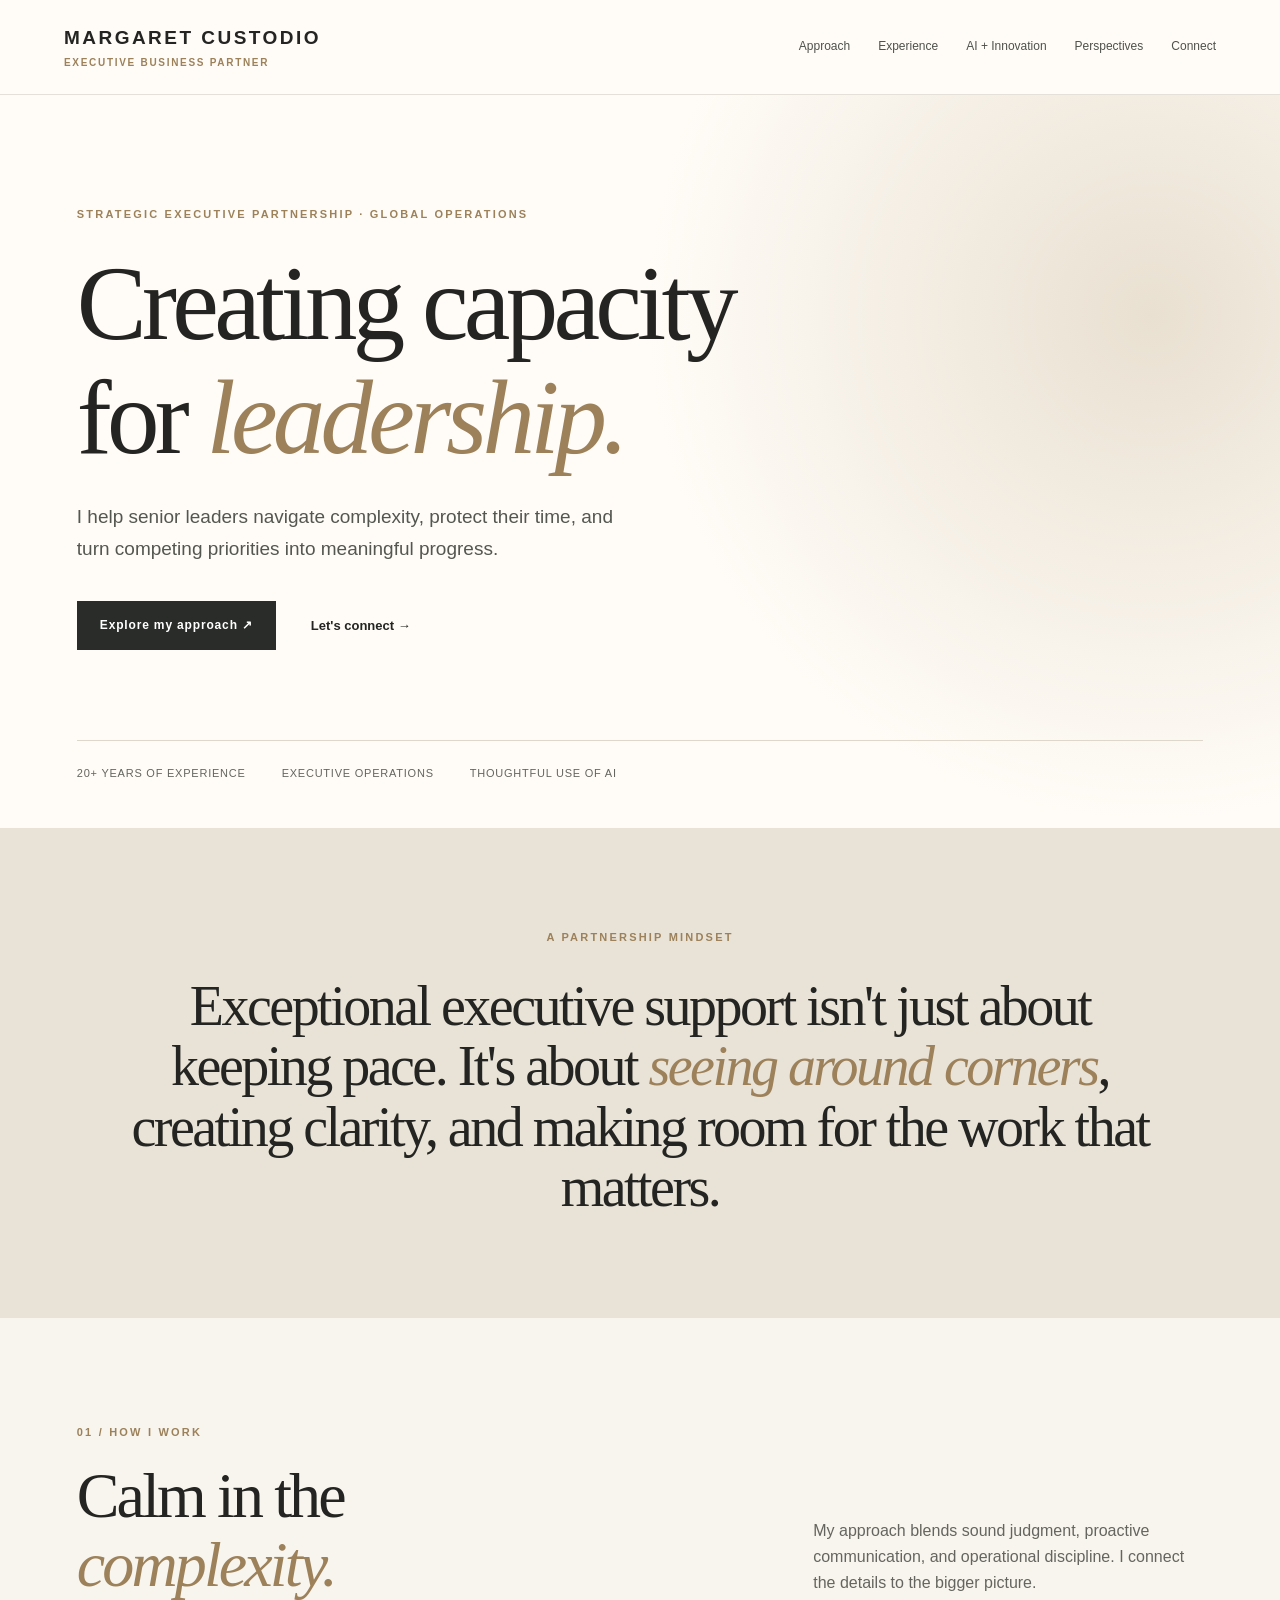
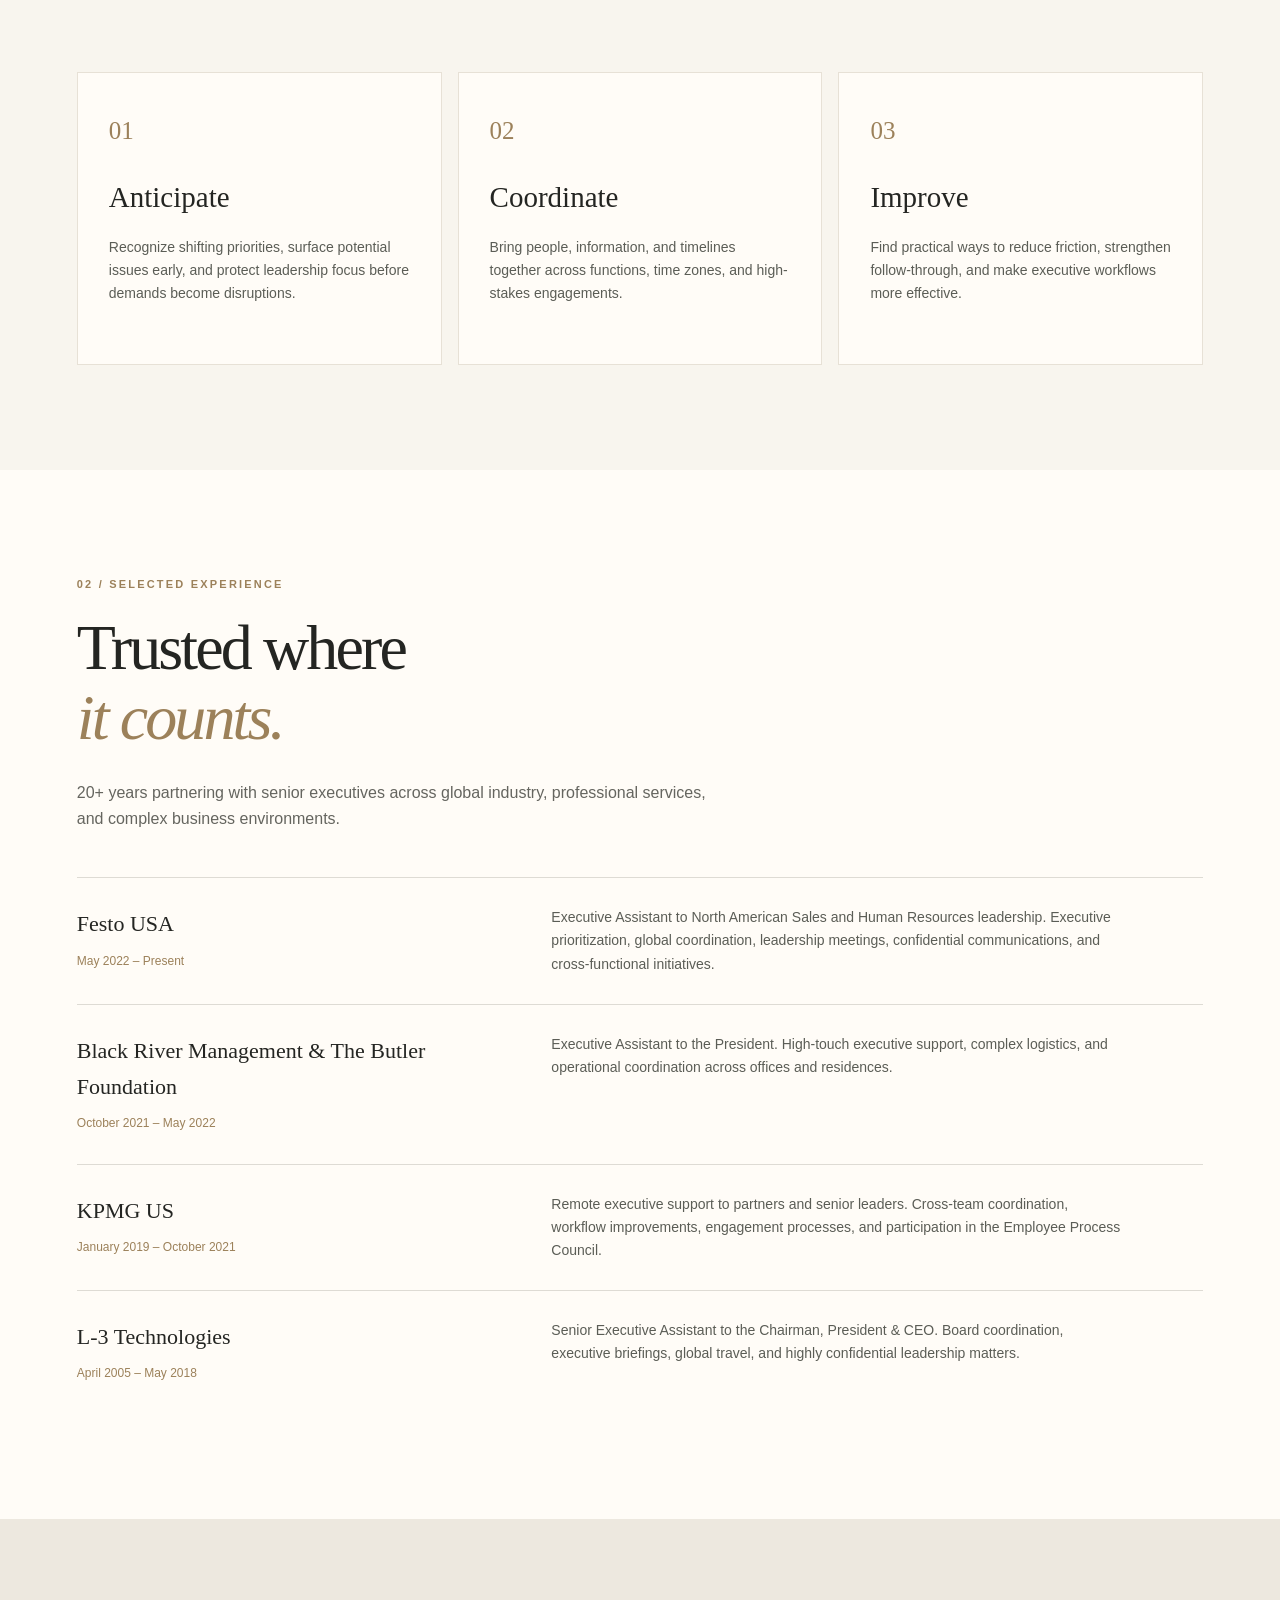
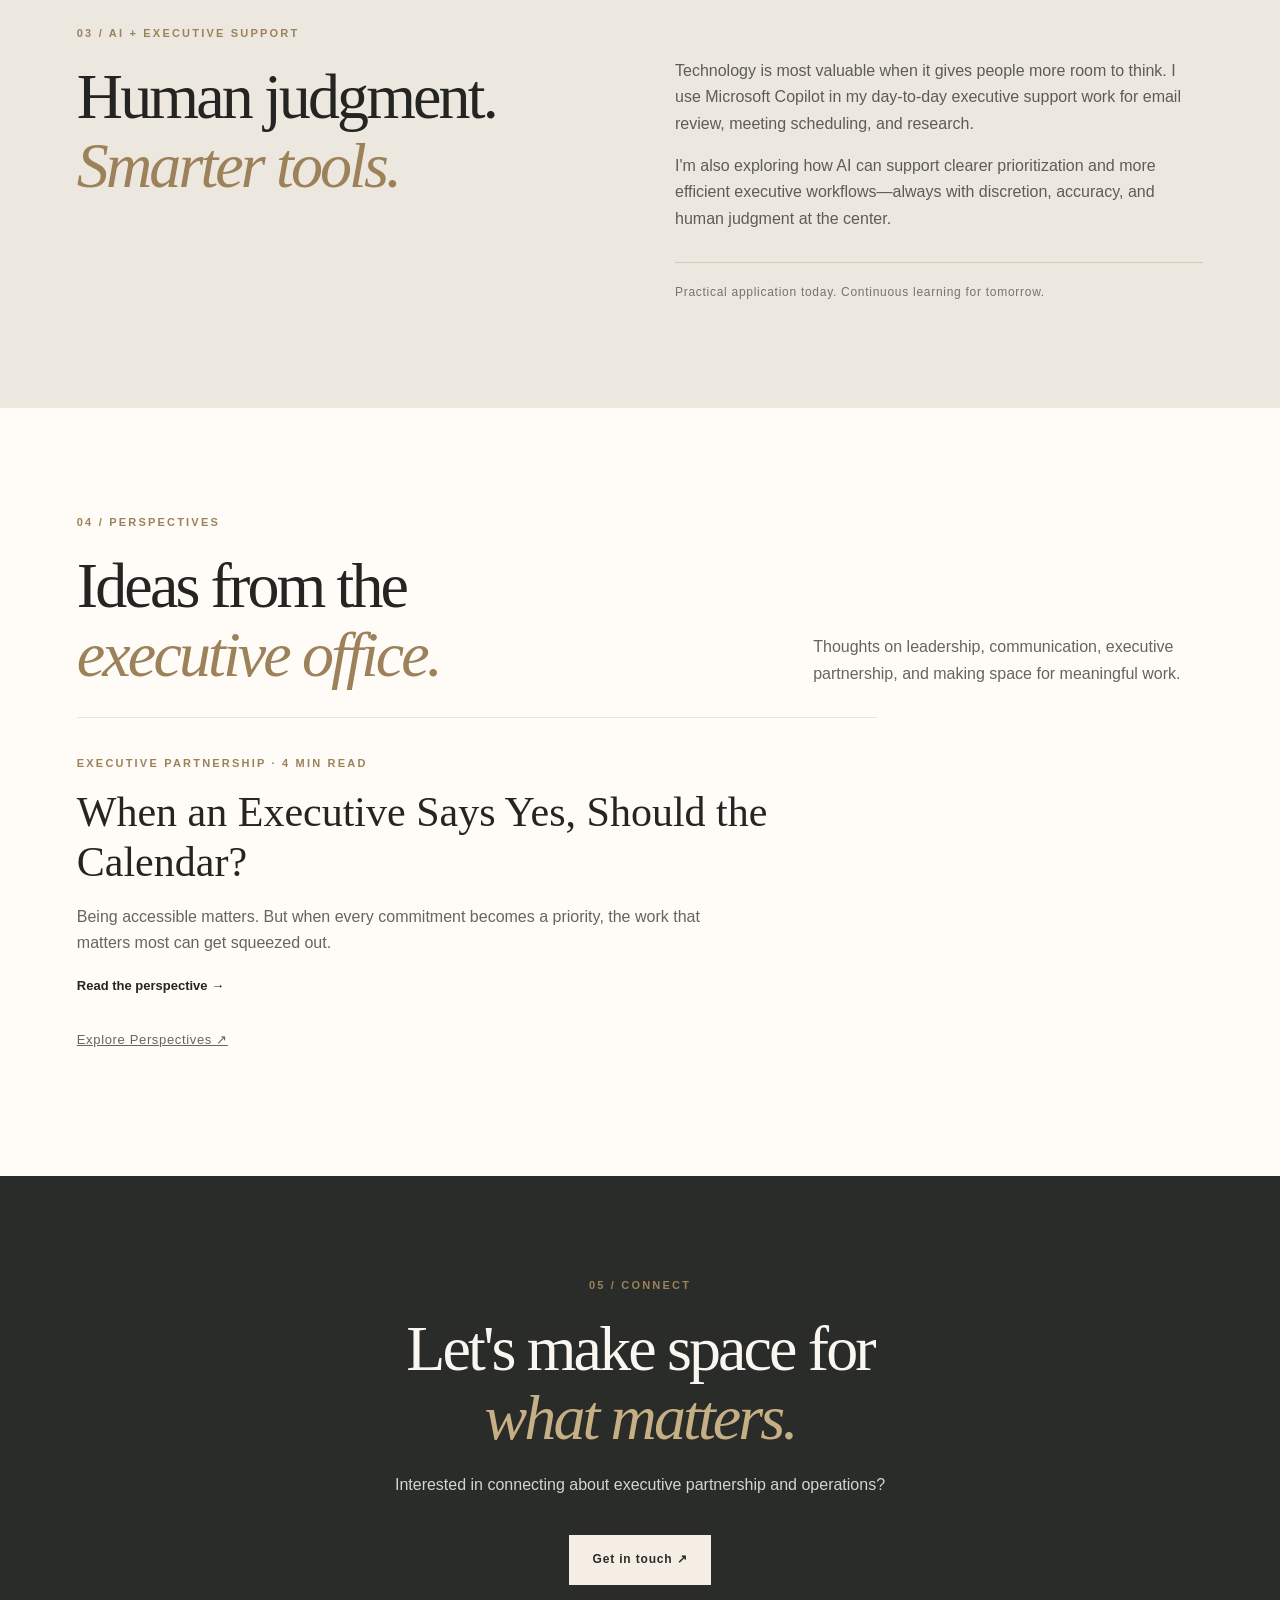
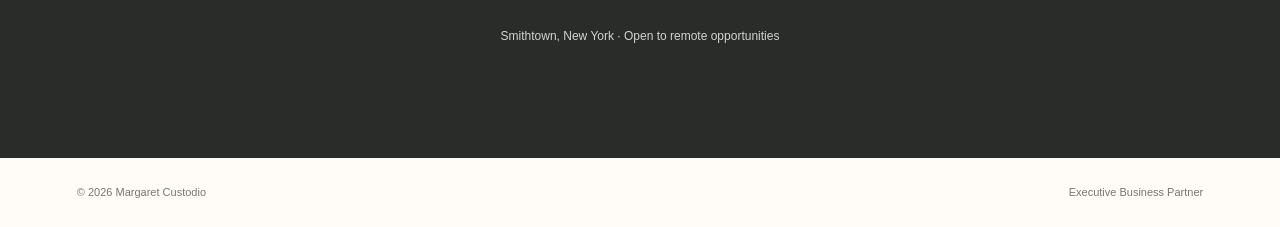
<file: index.html>
<!DOCTYPE html>

<html lang="en"><head><meta charset="utf-8"/><meta content="width=device-width, initial-scale=1" name="viewport"/><meta content="Margaret Custodio — Executive Business Partner. Strategic executive partnership, global operations and thoughtful AI-enabled productivity." name="description"/><title>Margaret Custodio | Executive Business Partner</title><link href="styles.css" rel="stylesheet"/></head>
<body><a class="skip" href="#main">Skip to content</a><header class="site-header"><a class="brand" href="#home">MARGARET CUSTODIO<span>EXECUTIVE BUSINESS PARTNER</span></a><nav aria-label="Main navigation"><a href="#approach">Approach</a><a href="#experience">Experience</a><a href="#innovation">AI + Innovation</a><a href="perspectives.html">Perspectives</a><a href="#connect">Connect</a></nav></header>
<main id="main"><section class="hero" id="home"><div class="eyebrow">STRATEGIC EXECUTIVE PARTNERSHIP · GLOBAL OPERATIONS</div><h1>Creating capacity<br/>for <em>leadership.</em></h1><p class="intro">I help senior leaders navigate complexity, protect their time, and turn competing priorities into meaningful progress.</p><div class="hero-actions"><a class="button" href="#approach">Explore my approach <span aria-hidden="true">↗</span></a><a class="text-link" href="#connect">Let's connect →</a></div><div class="hero-foot"><span>20+ years of experience</span><span>Executive operations</span><span>Thoughtful use of AI</span></div></section>
<section class="statement"><div class="eyebrow">A PARTNERSHIP MINDSET</div><p>Exceptional executive support isn't just about keeping pace. It's about <em>seeing around corners</em>, creating clarity, and making room for the work that matters.</p></section>
<section class="section" id="approach"><div class="section-heading"><div><div class="eyebrow">01 / HOW I WORK</div><h2>Calm in the<br/><em>complexity.</em></h2></div><p>My approach blends sound judgment, proactive communication, and operational discipline. I connect the details to the bigger picture.</p></div><div class="three"><article class="tile"><span class="tile-num">01</span><h3>Anticipate</h3><p>Recognize shifting priorities, surface potential issues early, and protect leadership focus before demands become disruptions.</p></article><article class="tile"><span class="tile-num">02</span><h3>Coordinate</h3><p>Bring people, information, and timelines together across functions, time zones, and high-stakes engagements.</p></article><article class="tile"><span class="tile-num">03</span><h3>Improve</h3><p>Find practical ways to reduce friction, strengthen follow-through, and make executive workflows more effective.</p></article></div></section>
<section class="section experience" id="experience"><div class="eyebrow">02 / SELECTED EXPERIENCE</div><h2>Trusted where<br/><em>it counts.</em></h2><p class="section-lead">20+ years partnering with senior executives across global industry, professional services, and complex business environments.</p><div class="experience-list"><article><div><h3>Festo USA</h3><span>May 2022 – Present</span></div><p>Executive Assistant to North American Sales and Human Resources leadership. Executive prioritization, global coordination, leadership meetings, confidential communications, and cross-functional initiatives.</p></article><article><div><h3>Black River Management &amp; The Butler Foundation</h3><span>October 2021 – May 2022</span></div><p>Executive Assistant to the President. High-touch executive support, complex logistics, and operational coordination across offices and residences.</p></article><article><div><h3>KPMG US</h3><span>January 2019 – October 2021</span></div><p>Remote executive support to partners and senior leaders. Cross-team coordination, workflow improvements, engagement processes, and participation in the Employee Process Council.</p></article><article><div><h3>L-3 Technologies</h3><span>April 2005 – May 2018</span></div><p>Senior Executive Assistant to the Chairman, President &amp; CEO. Board coordination, executive briefings, global travel, and highly confidential leadership matters.</p></article></div></section>
<section class="section innovation" id="innovation"><div class="eyebrow">03 / AI + EXECUTIVE SUPPORT</div><div class="innovation-grid"><div><h2>Human judgment.<br/><em>Smarter tools.</em></h2></div><div><p>Technology is most valuable when it gives people more room to think. I use Microsoft Copilot in my day-to-day executive support work for email review, meeting scheduling, and research.</p><p>I'm also exploring how AI can support clearer prioritization and more efficient executive workflows—always with discretion, accuracy, and human judgment at the center.</p><div class="note">Practical application today. Continuous learning for tomorrow.</div></div></div></section>
<section class="section perspectives-feature" id="perspectives"><div class="section-heading"><div><div class="eyebrow">04 / PERSPECTIVES</div><h2>Ideas from the<br/><em>executive office.</em></h2></div><p>Thoughts on leadership, communication, executive partnership, and making space for meaningful work.</p></div><article class="featured-article"><div class="eyebrow">EXECUTIVE PARTNERSHIP · 4 MIN READ</div><h3>When an Executive Says Yes, Should the Calendar?</h3><p>Being accessible matters. But when every commitment becomes a priority, the work that matters most can get squeezed out.</p><a class="text-link" href="calendar-and-priorities.html">Read the perspective →</a><p class="more-link"><a href="perspectives.html">Explore Perspectives ↗</a></p></article></section><section class="connect" id="connect"><div class="eyebrow">05 / CONNECT</div><h2>Let's make space for<br/><em>what matters.</em></h2><p>Interested in connecting about executive partnership and operations?</p><a class="button light" href="mailto:meg112908@gmail.com">Get in touch ↗</a><p class="contact-note">Smithtown, New York · Open to remote opportunities</p></section></main><footer><span>© <span id="year">2026</span> Margaret Custodio</span><span>Executive Business Partner</span></footer><script>document.getElementById('year').textContent=new Date().getFullYear();</script></body></html>
</file>
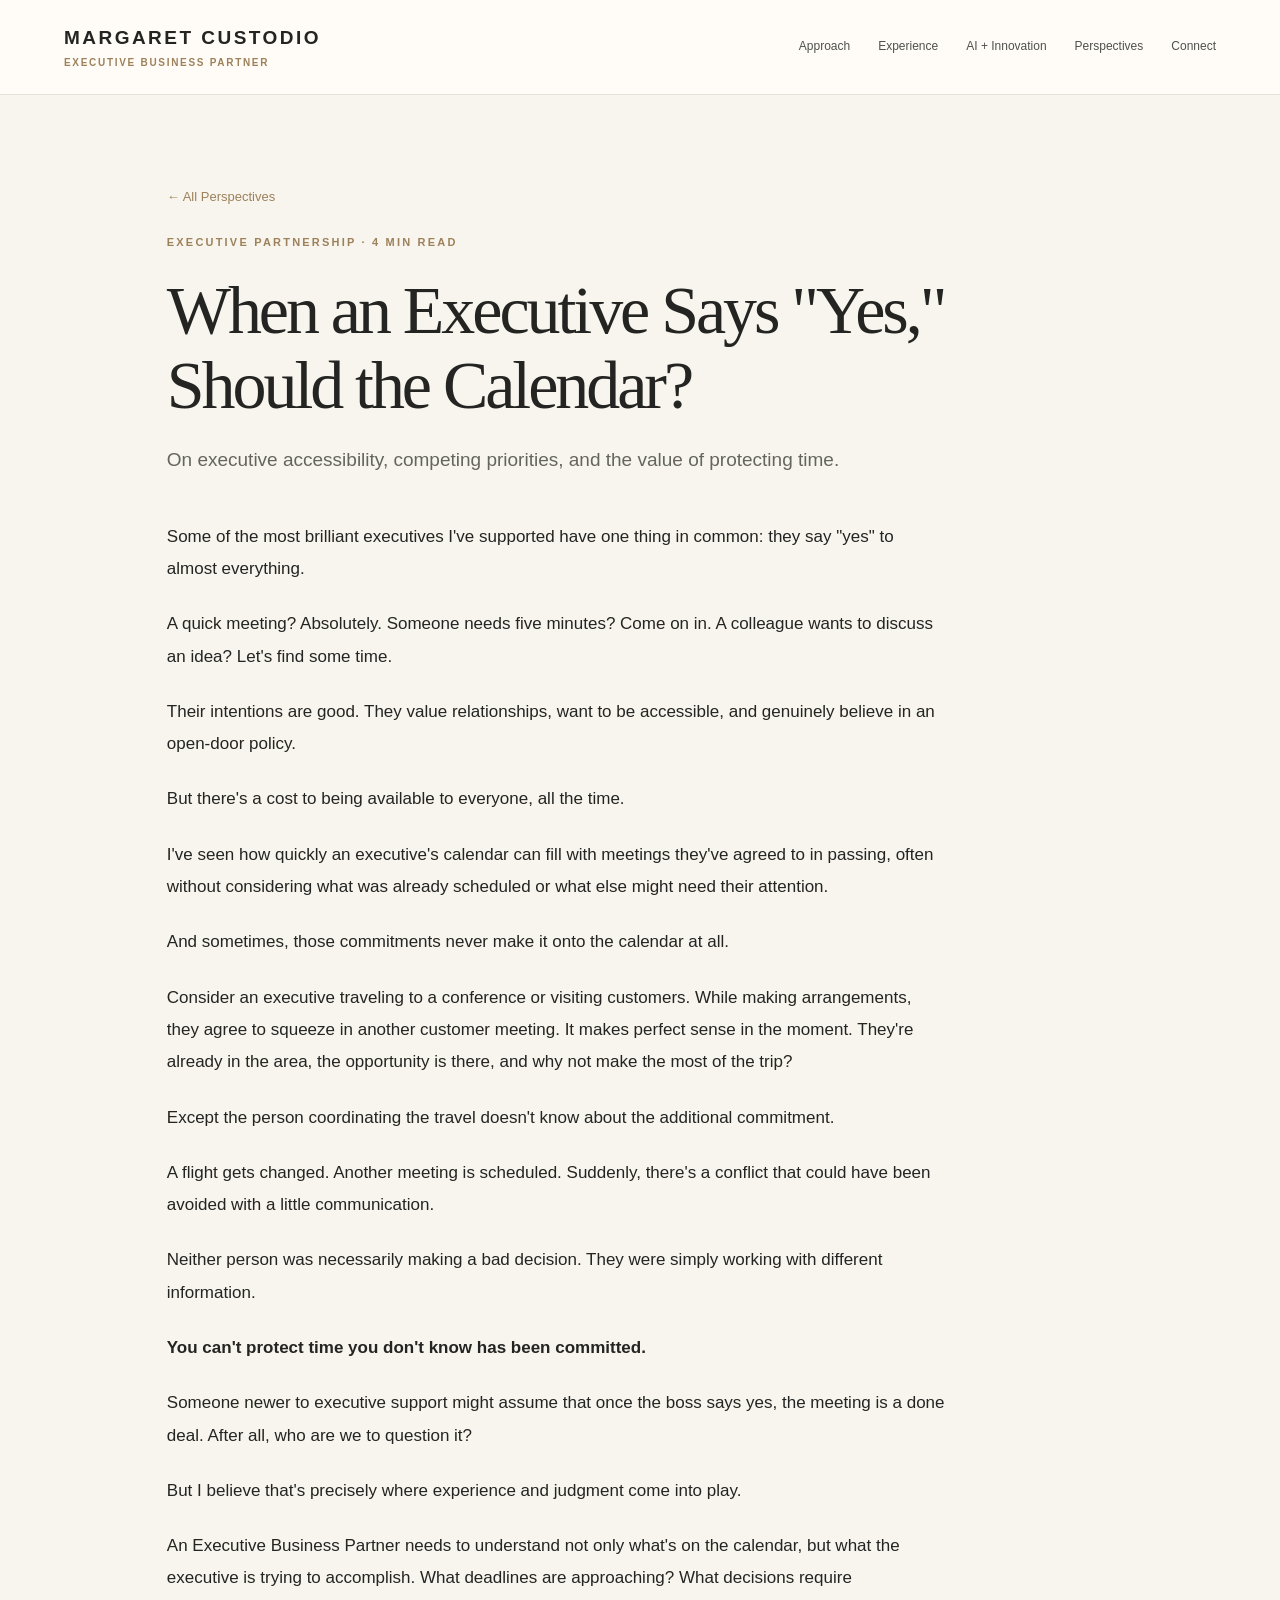
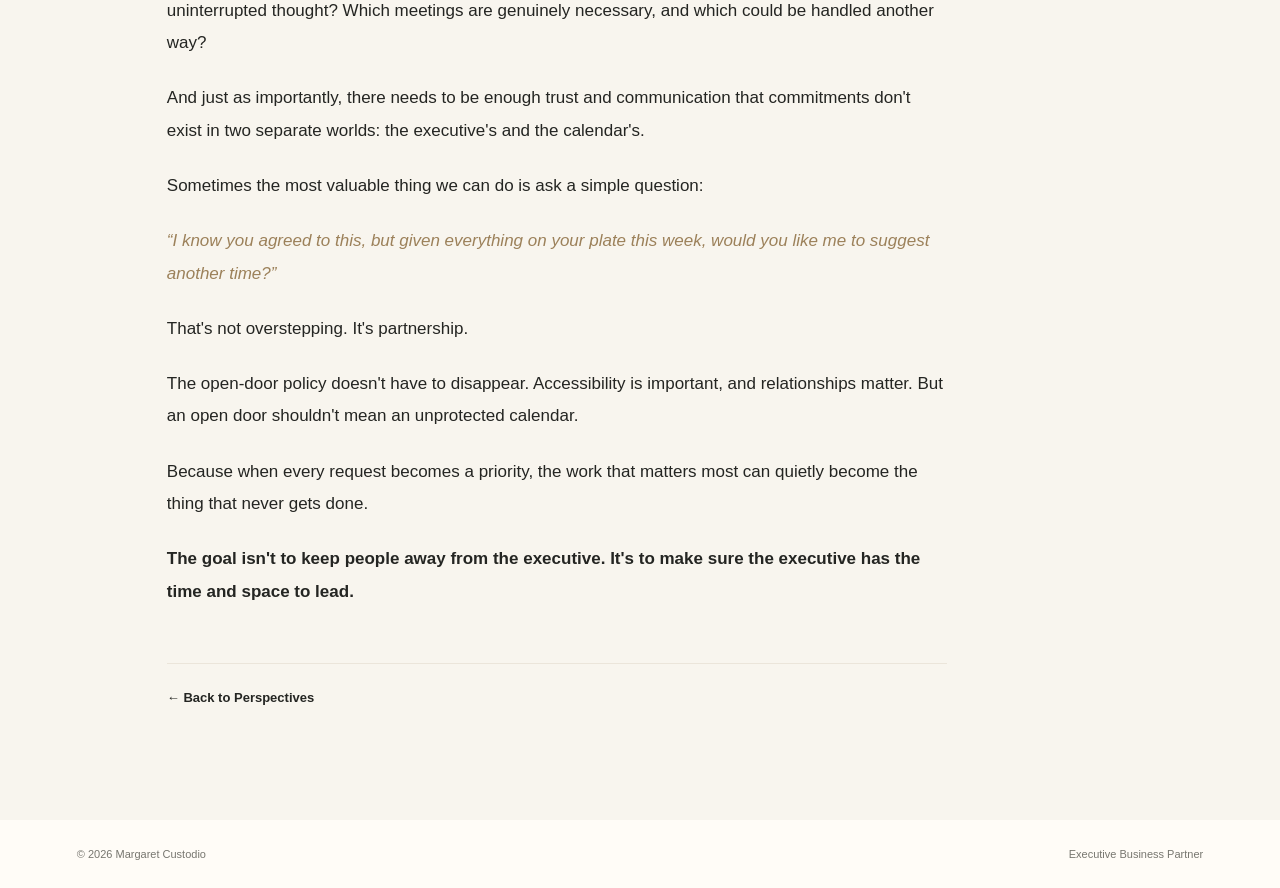
<file: calendar-and-priorities.html>
<!doctype html><html lang="en"><head><meta charset="utf-8"><meta name="viewport" content="width=device-width, initial-scale=1"><meta name="description" content="Perspectives from Margaret Custodio on executive partnership, leadership and the modern workplace."><title>When an Executive Says "Yes" | Margaret Custodio</title><link rel="stylesheet" href="styles.css"></head><body><a class="skip" href="#main">Skip to content</a><header class="site-header"><a class="brand" href="index.html#home">MARGARET CUSTODIO<span>EXECUTIVE BUSINESS PARTNER</span></a><nav aria-label="Main navigation"><a href="index.html#approach">Approach</a><a href="index.html#experience">Experience</a><a href="index.html#innovation">AI + Innovation</a><a href="perspectives.html" aria-current="page">Perspectives</a><a href="index.html#connect">Connect</a></nav></header><main id="main" class="inner-page"><article class="article-layout"><a class="article-back" href="perspectives.html">← All Perspectives</a><div class="eyebrow">EXECUTIVE PARTNERSHIP · 4 MIN READ</div><h1>When an Executive Says "Yes," Should the Calendar?</h1><p class="article-subtitle">On executive accessibility, competing priorities, and the value of protecting time.</p><div class="article-body"><p>Some of the most brilliant executives I&#x27;ve supported have one thing in common: they say "yes" to almost everything.</p><p>A quick meeting? Absolutely. Someone needs five minutes? Come on in. A colleague wants to discuss an idea? Let&#x27;s find some time.</p><p>Their intentions are good. They value relationships, want to be accessible, and genuinely believe in an open-door policy.</p><p>But there&#x27;s a cost to being available to everyone, all the time.</p><p>I&#x27;ve seen how quickly an executive&#x27;s calendar can fill with meetings they&#x27;ve agreed to in passing, often without considering what was already scheduled or what else might need their attention.</p><p>And sometimes, those commitments never make it onto the calendar at all.</p><p>Consider an executive traveling to a conference or visiting customers. While making arrangements, they agree to squeeze in another customer meeting. It makes perfect sense in the moment. They&#x27;re already in the area, the opportunity is there, and why not make the most of the trip?</p><p>Except the person coordinating the travel doesn&#x27;t know about the additional commitment.</p><p>A flight gets changed. Another meeting is scheduled. Suddenly, there&#x27;s a conflict that could have been avoided with a little communication.</p><p>Neither person was necessarily making a bad decision. They were simply working with different information.</p><p><strong>You can&#x27;t protect time you don&#x27;t know has been committed.</strong></p><p>Someone newer to executive support might assume that once the boss says yes, the meeting is a done deal. After all, who are we to question it?</p><p>But I believe that&#x27;s precisely where experience and judgment come into play.</p><p>An Executive Business Partner needs to understand not only what&#x27;s on the calendar, but what the executive is trying to accomplish. What deadlines are approaching? What decisions require uninterrupted thought? Which meetings are genuinely necessary, and which could be handled another way?</p><p>And just as importantly, there needs to be enough trust and communication that commitments don&#x27;t exist in two separate worlds: the executive&#x27;s and the calendar&#x27;s.</p><p>Sometimes the most valuable thing we can do is ask a simple question:</p><p><em>“I know you agreed to this, but given everything on your plate this week, would you like me to suggest another time?”</em></p><p>That&#x27;s not overstepping. It&#x27;s partnership.</p><p>The open-door policy doesn&#x27;t have to disappear. Accessibility is important, and relationships matter. But an open door shouldn&#x27;t mean an unprotected calendar.</p><p>Because when every request becomes a priority, the work that matters most can quietly become the thing that never gets done.</p><p><strong>The goal isn&#x27;t to keep people away from the executive. It&#x27;s to make sure the executive has the time and space to lead.</strong></p></div><div class="article-bottom"><a class="text-link" href="perspectives.html">← Back to Perspectives</a></div></article></main><footer><span>© 2026 Margaret Custodio</span><span>Executive Business Partner</span></footer></body></html>
</file>
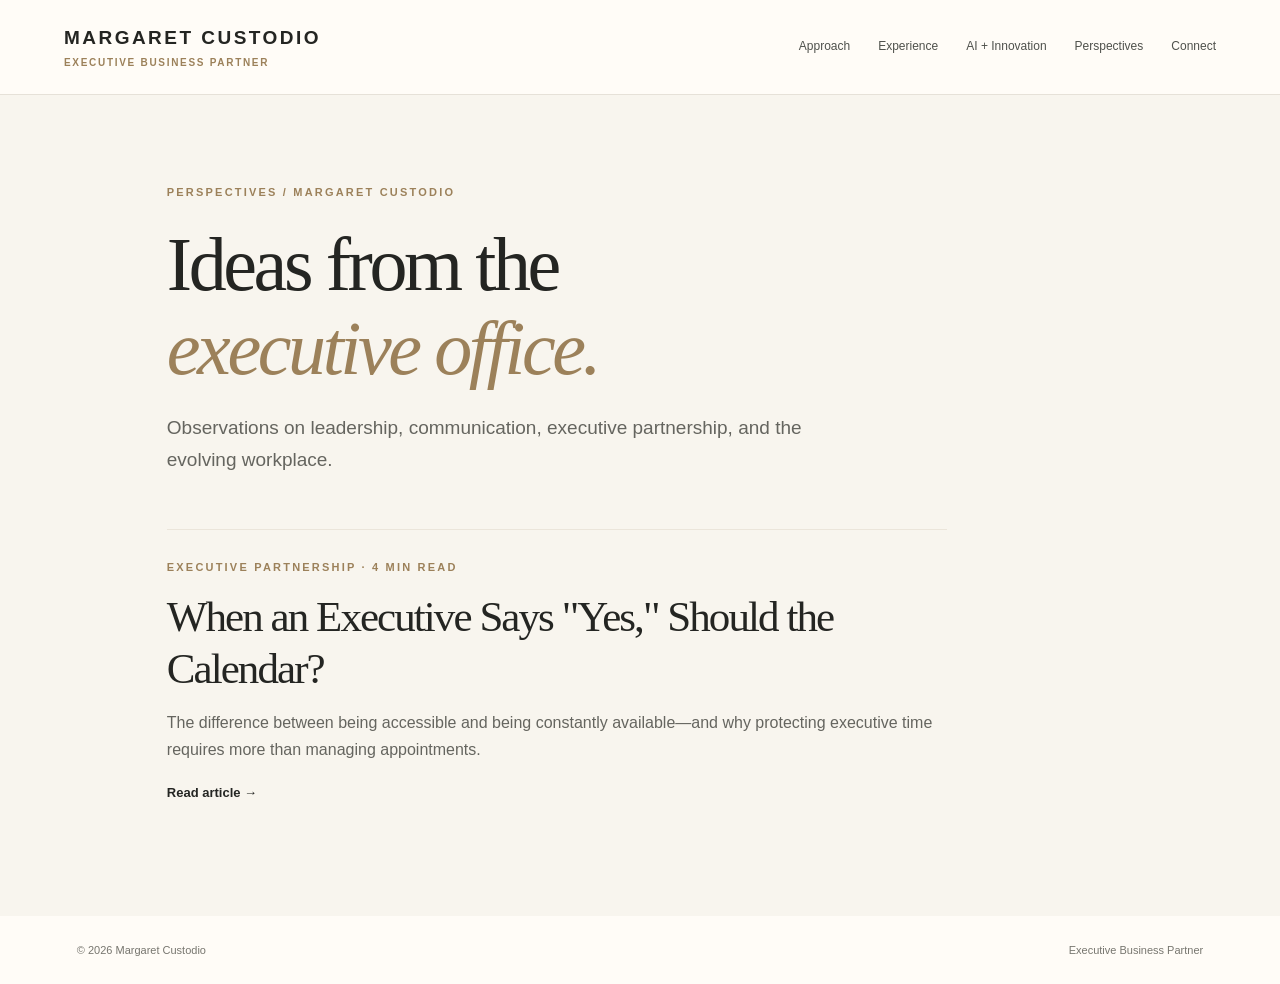
<file: perspectives.html>
<!doctype html><html lang="en"><head><meta charset="utf-8"><meta name="viewport" content="width=device-width, initial-scale=1"><meta name="description" content="Perspectives from Margaret Custodio on executive partnership, leadership and the modern workplace."><title>Perspectives | Margaret Custodio</title><link rel="stylesheet" href="styles.css"></head><body><a class="skip" href="#main">Skip to content</a><header class="site-header"><a class="brand" href="index.html#home">MARGARET CUSTODIO<span>EXECUTIVE BUSINESS PARTNER</span></a><nav aria-label="Main navigation"><a href="index.html#approach">Approach</a><a href="index.html#experience">Experience</a><a href="index.html#innovation">AI + Innovation</a><a href="perspectives.html" aria-current="page">Perspectives</a><a href="index.html#connect">Connect</a></nav></header><main id="main" class="inner-page"><div class="eyebrow">PERSPECTIVES / MARGARET CUSTODIO</div><h1>Ideas from the<br><em>executive office.</em></h1><p class="page-intro">Observations on leadership, communication, executive partnership, and the evolving workplace.</p><article class="article-card"><div class="eyebrow">EXECUTIVE PARTNERSHIP · 4 MIN READ</div><h2>When an Executive Says "Yes," Should the Calendar?</h2><p>The difference between being accessible and being constantly available—and why protecting executive time requires more than managing appointments.</p><a class="text-link" href="calendar-and-priorities.html">Read article →</a></article></main><footer><span>© 2026 Margaret Custodio</span><span>Executive Business Partner</span></footer></body></html>
</file>
<file: styles.css>
:root{--ink:#242522;--muted:#65655f;--cream:#f8f5ee;--paper:#fffcf7;--sand:#ebe5da;--gold:#9c815a;--dark:#292c28}*{box-sizing:border-box}html{scroll-behavior:smooth}body{margin:0;background:var(--cream);color:var(--ink);font-family:Arial,Helvetica,sans-serif;line-height:1.65}a{color:inherit}a:focus-visible{outline:3px solid var(--gold);outline-offset:5px}.skip{position:absolute;top:-60px;left:12px;background:white;padding:8px;z-index:10}.skip:focus{top:12px}.site-header{display:flex;justify-content:space-between;align-items:center;padding:25px max(5%,calc((100vw - 1220px)/2));background:var(--paper);border-bottom:1px solid #e6e1d8;gap:20px}.brand{text-decoration:none;font-size:19px;font-weight:700;letter-spacing:.13em;line-height:1.35}.brand span{display:block;font-size:10px;letter-spacing:.17em;color:var(--gold);margin-top:5px}.site-header nav{display:flex;gap:28px;flex-wrap:wrap}.site-header nav a{text-decoration:none;font-size:12px;color:#4f514c}.site-header nav a:hover,.text-link:hover{color:var(--gold)}.hero{min-height:690px;padding:110px max(6%,calc((100vw - 1140px)/2)) 45px;background:radial-gradient(circle at 90% 30%,#e9e0d1 0,transparent 40%),var(--paper)}.eyebrow{font-size:11px;letter-spacing:.2em;font-weight:700;color:var(--gold);text-transform:uppercase}h1,h2,.statement p{font-family:Georgia,'Times New Roman',serif;font-weight:400;letter-spacing:-.045em;line-height:1.08}h1{font-size:clamp(60px,8.2vw,112px);margin:24px 0 27px}h2{font-size:clamp(45px,5vw,76px);margin:20px 0 28px}em{font-weight:400;color:var(--gold)}.intro{font-size:19px;max-width:560px;color:#545750;line-height:1.7}.hero-actions{display:flex;align-items:center;gap:35px;margin:35px 0 90px}.button{display:inline-block;text-decoration:none;background:var(--dark);color:white;padding:15px 23px;font-size:12px;font-weight:700;letter-spacing:.07em}.button:hover{background:#4d534b}.text-link{font-size:13px;text-decoration:none;font-weight:700}.hero-foot{display:flex;gap:36px;flex-wrap:wrap;border-top:1px solid #ded8cc;padding-top:23px;color:var(--muted);font-size:11px;letter-spacing:.07em;text-transform:uppercase}.statement{background:#e9e3d7;padding:100px max(6%,calc((100vw - 1050px)/2));text-align:center}.statement p{font-size:clamp(30px,4.5vw,56px);max-width:1050px;margin:30px auto 0}.section{padding:105px max(6%,calc((100vw - 1140px)/2))}.section-heading{display:flex;justify-content:space-between;gap:70px;align-items:end}.section-heading>p{max-width:390px;color:var(--muted);margin-bottom:30px}.three{display:grid;grid-template-columns:repeat(3,1fr);gap:16px;margin-top:45px}.tile{background:var(--paper);padding:37px 31px 45px;border:1px solid #e7e1d6}.tile-num{font-family:Georgia,serif;color:var(--gold);font-size:25px}.tile h3{font-family:Georgia,serif;font-size:29px;font-weight:400;margin:23px 0 12px}.tile p,.experience-list p,.innovation p{color:#5b5d56;font-size:14px}.experience{background:var(--paper)}.section-lead{max-width:630px;color:var(--muted)}.experience-list{margin-top:45px}.experience-list article{display:grid;grid-template-columns:40% 60%;gap:24px;border-top:1px solid #dedbd4;padding:28px 0}.experience-list h3{font-family:Georgia,serif;font-size:22px;font-weight:400;margin:0 0 4px}.experience-list span{font-size:12px;color:var(--gold)}.experience-list p{margin:0;max-width:570px}.innovation{background:#ede8df}.innovation-grid{display:grid;grid-template-columns:1fr 1fr;gap:70px}.innovation-grid p{font-size:16px}.note{margin-top:30px;padding-top:20px;border-top:1px solid #d4cabc;font-size:12px;letter-spacing:.06em;color:#77736a}.connect{text-align:center;background:var(--dark);color:#faf7f0;padding:100px 24px}.connect h2{margin:20px 0}.connect em{color:#c6ae85}.connect p{color:#d5d5cf}.button.light{background:#f4eee4;color:#292c28;margin:20px 0 30px}.button.light:hover{background:white}.contact-note{font-size:12px}footer{display:flex;justify-content:space-between;gap:20px;padding:25px 6%;font-size:11px;color:#77766f;background:var(--paper)}@media(max-width:760px){.site-header{align-items:flex-start;flex-direction:column;padding:20px 6%}.site-header nav{gap:15px}.hero{min-height:auto;padding:75px 6% 35px}.hero-actions{margin-bottom:70px}.section{padding:75px 6%}.section-heading,.innovation-grid{display:block}.three{grid-template-columns:1fr}.experience-list article{grid-template-columns:1fr;gap:8px}.statement{padding:75px 6%}.hero-foot{gap:14px}footer{flex-direction:column}}

/* Perspectives additions */
.perspectives-feature { background:var(--paper); }
.featured-article { border-top:1px solid var(--sand); padding:36px 0 8px; max-width:800px; }
.featured-article h3 { font-family:Georgia,serif; font-weight:normal; font-size:clamp(27px,3.5vw,42px); line-height:1.18; margin:16px 0; }
.featured-article p { max-width:650px; color:var(--muted); }
.more-link { margin-top:30px; font-size:13px; letter-spacing:.05em; }
.inner-page { padding:88px 6% 110px; max-width:1100px; margin:auto; min-height:70vh; }
.inner-page h1 { font-family:Georgia,serif; font-size:clamp(44px,6vw,76px); font-weight:normal; line-height:1.1; margin:22px 0; }
.inner-page h1 em { color:var(--gold); }
.inner-page .page-intro { max-width:680px; font-size:19px; color:var(--muted); }
.article-card { border-top:1px solid var(--sand); margin-top:54px; padding-top:28px; max-width:780px; }
.article-card h2 { font-family:Georgia,serif; font-weight:normal; font-size:clamp(27px,4vw,43px); line-height:1.2; margin:15px 0; }
.article-card p { color:var(--muted); }
.article-layout { max-width:780px; }
.article-layout h1 { font-size:clamp(40px,5.5vw,68px); }
.article-subtitle { font-size:19px; color:var(--muted); margin-bottom:45px; }
.article-body { font-size:17px; line-height:1.9; }
.article-body p { margin:0 0 23px; }
.article-body strong { color:var(--ink); }
.article-back { display:inline-block; margin-bottom:25px; font-size:13px; color:var(--gold); text-decoration:none; }
.article-bottom { margin-top:55px; padding-top:20px; border-top:1px solid var(--sand); }
@media(max-width:760px) { .inner-page {padding:60px 6% 80px;} .article-body {font-size:16px;} }
</file>
